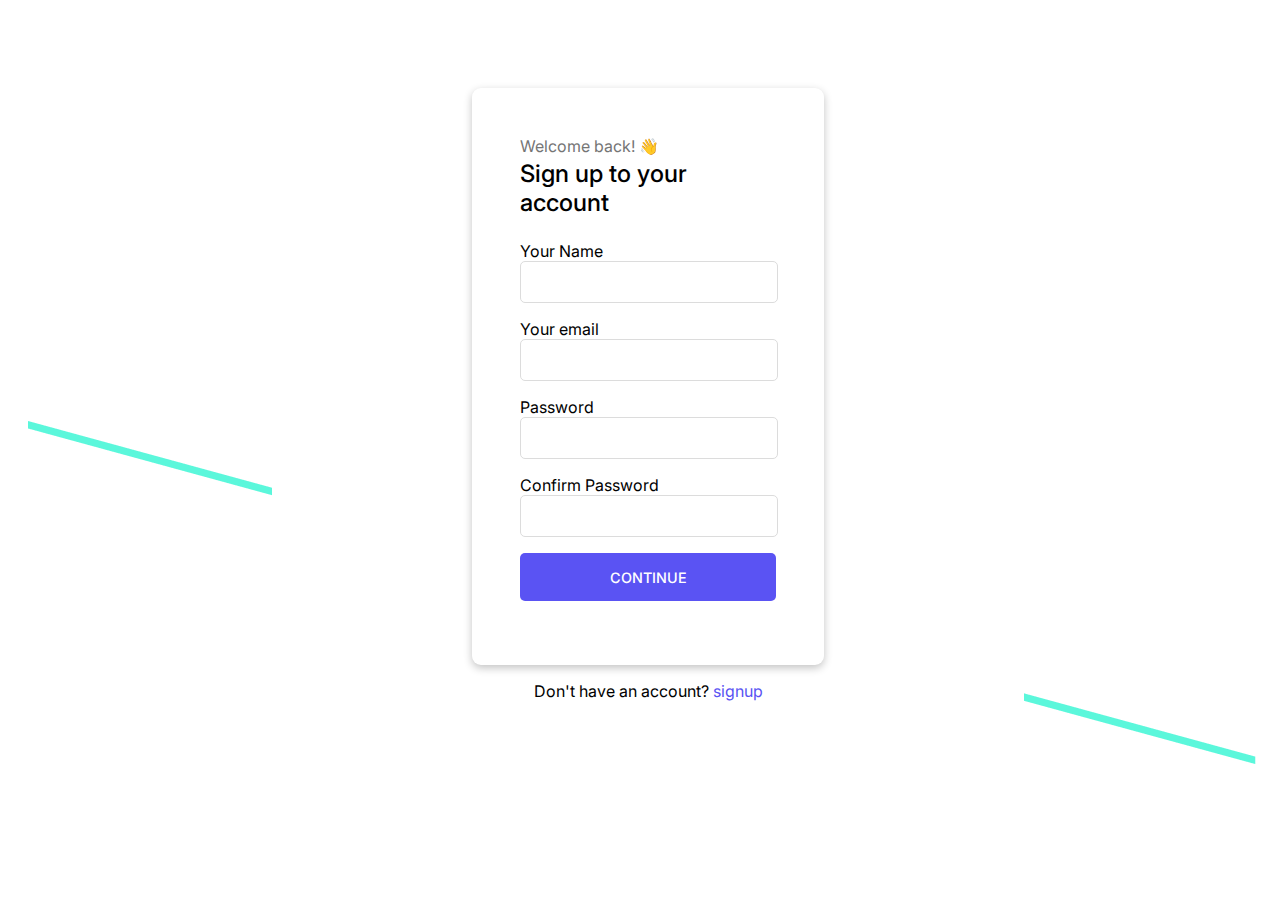
<file: index.html>
<!DOCTYPE html>
<html lang="en">
<head>
    <meta charset="UTF-8">
    <meta name="viewport" content="width=device-width, initial-scale=1.0">
    <title>Auth</title>
    <link rel="stylesheet" href="style.css">
</head>
<body>
    <div class="container">
        <main class="main1">
            <div class="form-container">
                <form>
                    <div class="welcome-text">
                        Welcome back! 👋
                    </div>
                    <div class="signup-text">Sign up to your account</div>
                    <div class="name">
                        <label for="fname">Your Name</label>
                        <input type="text" name="fName" id="fName">
                    </div>
                    <div class="email">
                        <label for="email">Your email</label>
                        <input type='email' name="email" id="email">
                    </div>
                    <div class="password">
                        <label for="password">Password</label>
                        <input type='password' name="password" id="password">
                    </div>
                    <div class="cPassword">
                        <label for="confirmPassword">Confirm Password</label>
                        <input type='password' name="confirmPassword" id="confirmPassword">
                    </div>
                    <div class="btn">
                        <button type="submit" id="continue">CONTINUE</button>
                    </div>
                </form>
                <div class="signup">
                    Don't have an account? <a href="#">signup</a>
                </div>
            </div>
        </main>
        </div>
    <script src="script.js"></script>
</body>
</html>
</file>
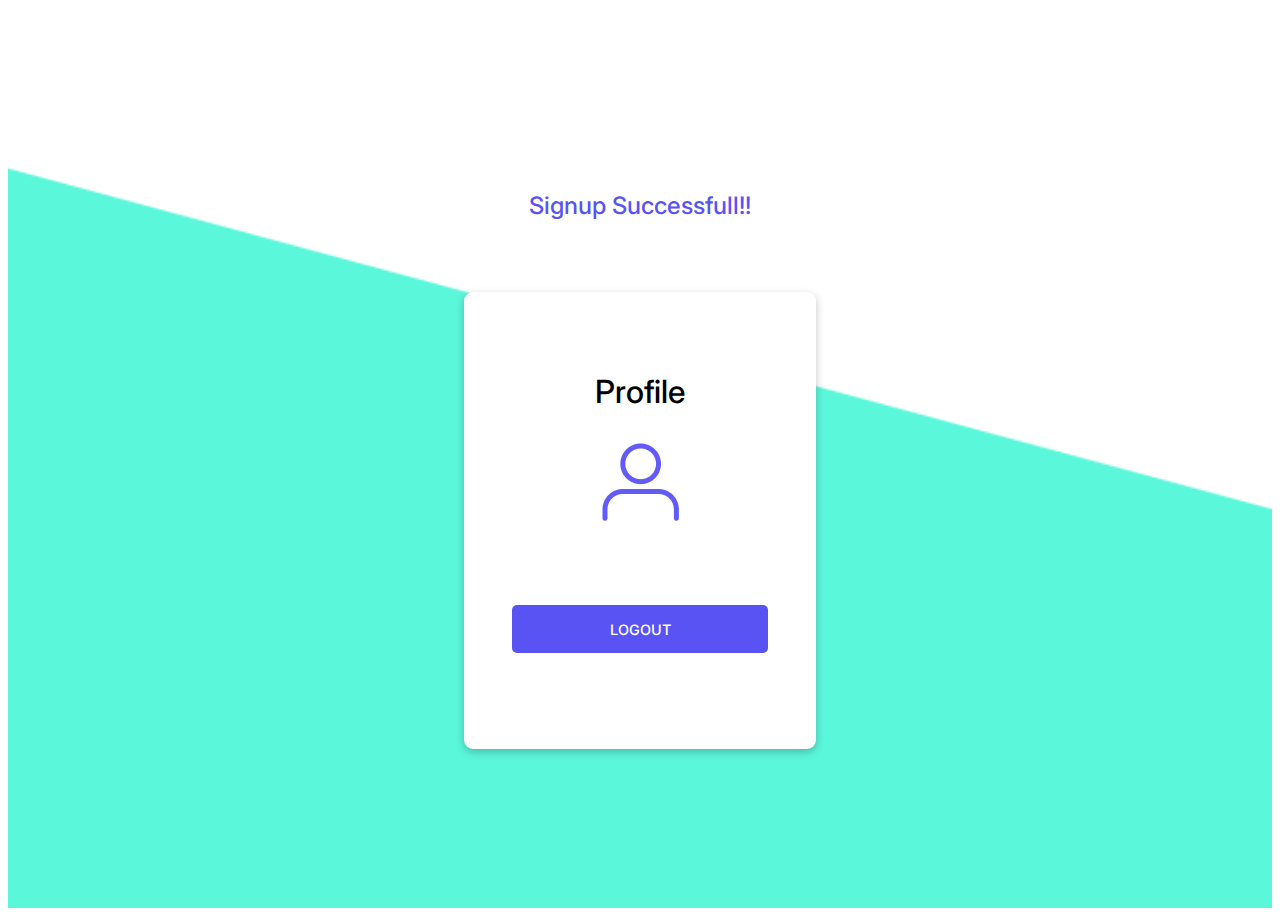
<file: profile.html>
<!DOCTYPE html>
<html lang="en">
<head>
    <meta charset="UTF-8">
    <meta name="viewport" content="width=device-width, initial-scale=1.0">
    <title>Profile</title>
    <link rel="stylesheet" href="style.css">
</head>
<body>
    <main class="main-profile">
        <p class="mssg">Signup Successfull!!</p>
        <div class="main-container">
            <div class="profile">
                Profile
            </div>
            <div class="photo-top">
                <img src="./image/Vector.png" alt="img1">
            </div>
            <div class="photo-bottom">
                <img src="./image/Vector2.png" alt="img2">
            </div>
            <div class="details">
                
            </div>
            <div class="btn">
                <button type="submit" id="logout">LOGOUT</button>
            </div>
        </div>
    </main>
    <script src="script.js"></script>
    <script>
        const obj=JSON.parse(sessionStorage.getItem('loggedInUser'));
        const detailsDiv=document.querySelector('.main-profile .details');
        detailsDiv.innerHTML=`<p>Full Name : ${obj.name}</p>
                <p>Email : ${obj.email}</p>
                <p>Token : ${obj.token}</p>
                <p>Password : ${obj.password}</p>`;
        
        const logoutBtn=document.getElementById('logout');
        logoutBtn.addEventListener('click',()=>{
           let users=JSON.parse(localStorage.getItem('users'));
           users.forEach(element => {
            if(element.email===obj.email){
                let index=users.indexOf(element);
                users.splice(index,1);
                
            }
            localStorage.setItem('users',JSON.stringify(users));
           });
           window.location.href='./index.html';
        })

    </script>
</body>
</html>
</file>
<file: style.css>
@import url('https://fonts.googleapis.com/css2?family=Inter:wght@300;400;500;600;700;800&family=Josefin+Sans:wght@300&family=Outfit:wght@300;400;500;600;700;800&family=Roboto:wght@400;500;700&display=swap');
*{
    margin: 010;
    padding: 0;
    scroll-behavior: smooth;
    font-family: 'Inter', sans-serif;
    
}

.main1{
    width: 100vw;
    height: 100vh;
    background-image: url('./image/Background1.png');
    background-repeat: no-repeat;
    background-size:contain;
    background-position: bottom;
}

.form-container{
    display:flex;
    justify-content: center;
    flex-direction: column;
    align-items: center;
    gap: 1rem;
}
.welcome-text{
    display:flex;
    width: 100%;
    color:#757575;
    padding-bottom: 0.2rem;
}

.signup-text{
    display: flex;
    width: 100%;
    font-size: 1.5rem;
    font-weight: 500;
    padding-bottom: 1.5rem;
}
form{
    display: flex;
    flex-direction: column;
    justify-content: center;
    align-items: center;
    background-color: white;
    width: 20vw;
    margin-top: 5rem;
    padding:3rem 3rem;
    border-radius: 9px;
    box-shadow: rgba(0, 0, 0, 0.24) 0px 3px 8px;
    min-height: 25rem;
}

form div{
    width: 100%;
}


form input{
    width: 100%;
    margin-bottom: 1rem;
    height: 2rem;
    padding: 0 0 0.5rem;
    border: 1px solid gainsboro;
    outline: black;
    border-radius: 5px;
}

form button{
    background-color: #5A53F3;
    color: white;
    border: none;
    width:100%;
    padding:0.6rem;
    font-size: 0.9rem;
    font-weight: 500;
    cursor: pointer;
    margin-bottom: 1rem;
    border-radius: 5px;
    height: 3rem;
}

.signup a{
    text-decoration: none;
    color:#5A53F3;
}


/*profile page*/

.main-container{
    display: flex;
    justify-content: center;
    align-items: center;
    flex-direction: column;
    background-color: white;
    width: 20vw;
    padding:3rem 3rem;
    border-radius: 9px;
    box-shadow: rgba(0, 0, 0, 0.24) 0px 3px 8px;
    margin-top: 3rem;
}
.main-container .profile{
    padding: 2rem;
    font-size: 2rem;
    font-weight: 500;
}
.main-container .details{
    display: flex;
    flex-direction: column;
    align-items: center;
    padding: 1rem;
    gap: 0.8rem;
    width: 100%;
    padding-top: 2rem;
}

.main-container .btn{
    width: 100%;
    padding: 2rem;
}

.main-container .btn button{
    background-color: #5A53F3;
    color: white;
    border: none;
    width:100%;
    padding:0.6rem;
    font-size: 0.9rem;
    font-weight: 500;
    cursor: pointer;
    margin-bottom: 1rem;
    border-radius: 5px;
    height: 3rem;
}

.main-profile {
    display: flex;
    justify-content: center;
    flex-direction: column;
    align-items: center;
    width: 100%;
    height: 100vh;
    background-image: url('./image/Background2.png');
    background-repeat: no-repeat;
    background-position: bottom;
    background-size: cover;
    
}

.main-profile .mssg{
    color:#5A53F3;
    font-weight: 500;
    font-size: 1.5rem;
}
</file>
